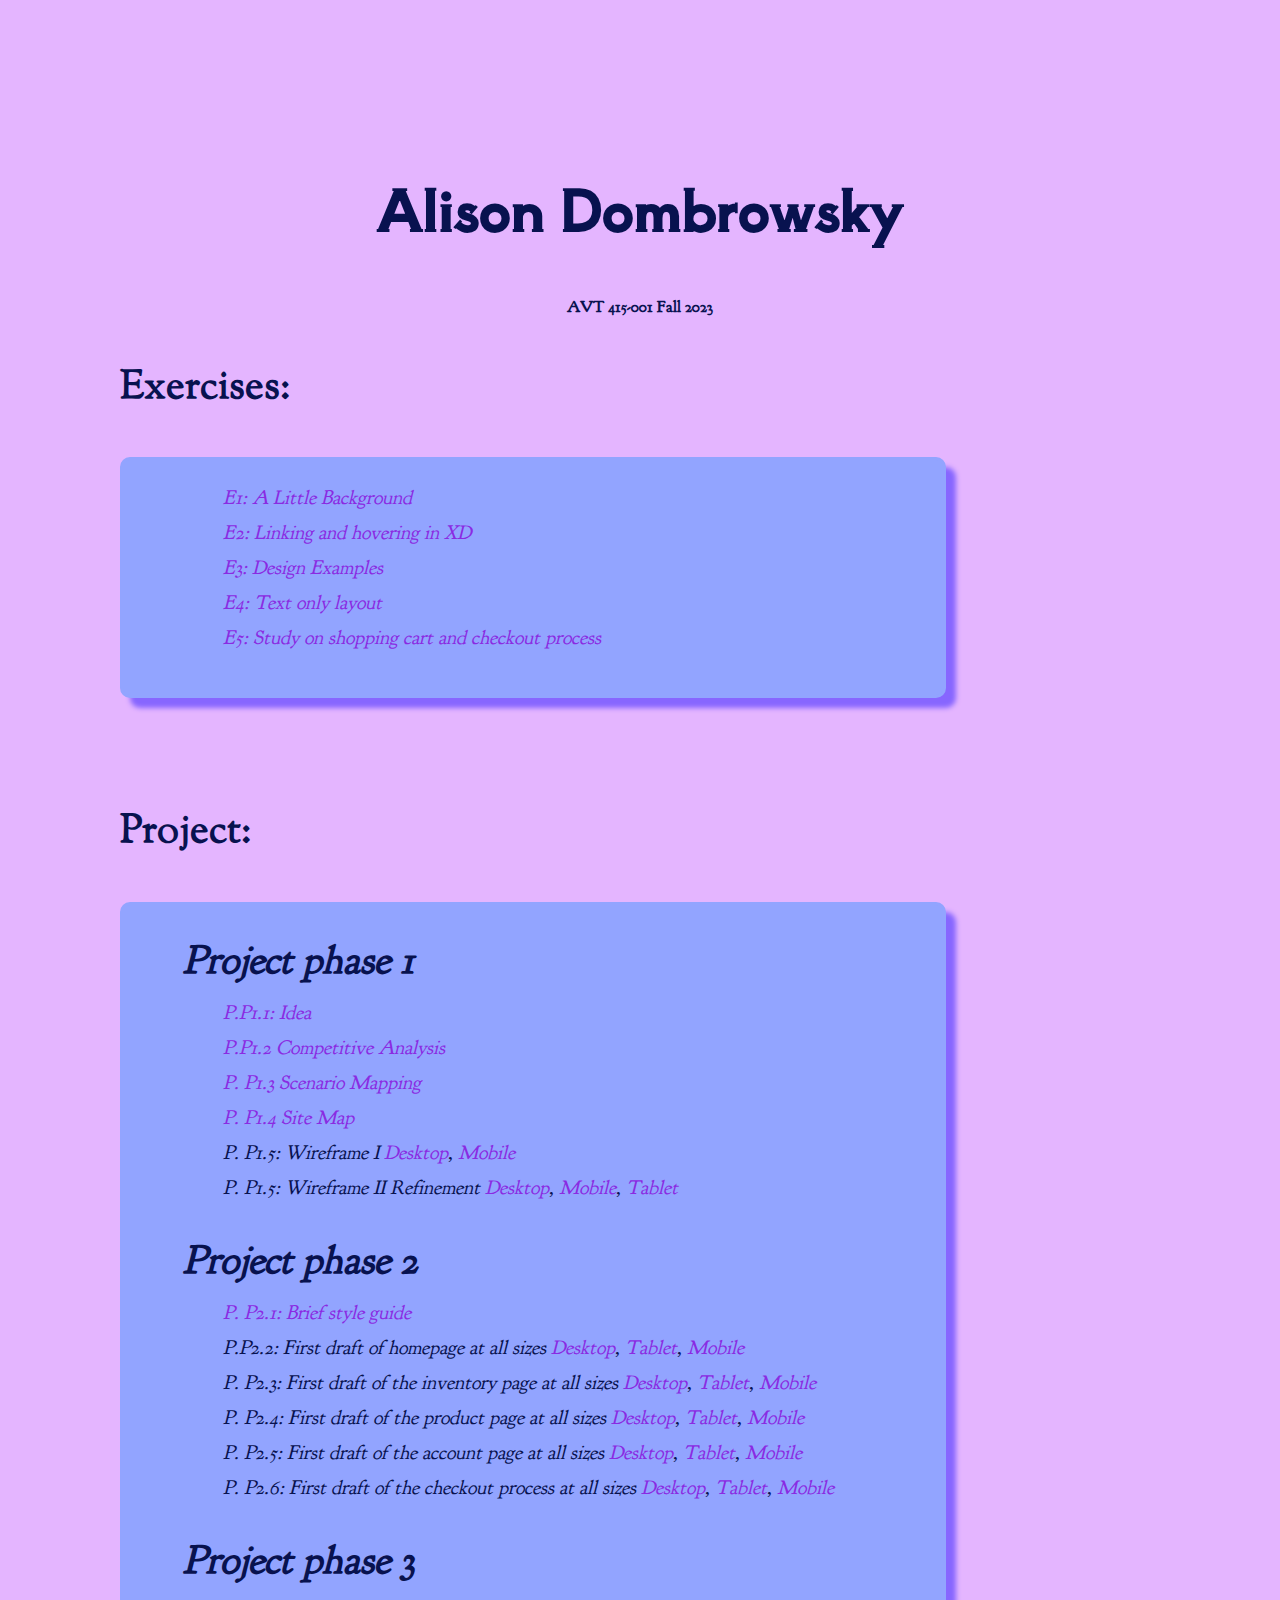
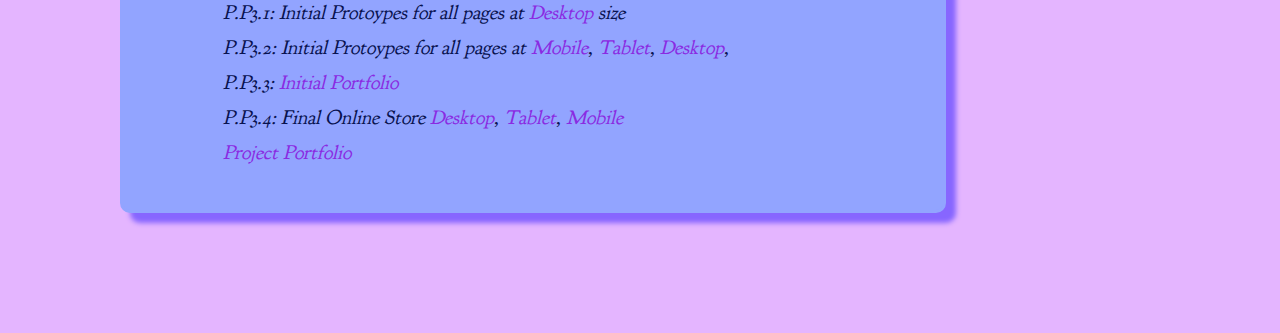
<file: index.html>
<!doctype html>
<html>
<head>
<meta charset="UTF-8">
<title>Course work of Alison Dombrowsky</title>
<link rel="preconnect" href="https://fonts.googleapis.com">
<link rel="preconnect" href="https://fonts.gstatic.com" crossorigin>
<link href="https://fonts.googleapis.com/css2?family=Aoboshi+One&family=Goudy+Bookletter+1911&family=Judson:ital,wght@0,400;0,700;1,400&family=Milonga&family=Sorts+Mill+Goudy:ital@0;1&family=Vast+Shadow&display=swap" rel="stylesheet">
<meta name="viewport" content="width= 1440px, initial-scale=1.0">
<link rel="stylesheet" href="css/main.css">
</head>

<body>
	<h1>Alison Dombrowsky</h1>
	<h4>AVT 415-001 Fall 2023</h4>
			<h2>Exercises:</h2>
	<div class="exercises">
			<dl>
			<dd><a href="https://xd.adobe.com/view/4f1842c8-83c7-450e-8815-a45b0a044d16-1a4b/">E1: A Little Background</a></dd>
			<dd><a href="https://xd.adobe.com/view/60f7b081-6792-40b4-a9ae-be8353c06499-35a4/">E2: Linking and hovering in XD</a></dd>
			<dd><a href="https://xd.adobe.com/view/2038e3ec-cbef-444d-a22d-5dc1292f74f8-756b/">E3: Design Examples</a></dd>
			<dd><a href="exercise.html">E4: Text only layout</a></dd>
			<dd><a href="https://xd.adobe.com/view/e5b1b6ee-82d3-4dc9-8f94-352c58099d24-b0e2/">E5: Study on shopping cart and checkout process</a></dd>
			</dl>
	</div>

			<h2>Project:</h2>
	<div class="projects">
			<dl>
			<dt>Project phase 1</dt>
				<dd><a href="p.1.1.html">P.P1.1: Idea</a></dd>
				<dd><a href="https://xd.adobe.com/view/63c2860b-e325-40f2-89e8-0146c2e2c543-3691/">P.P1.2 Competitive Analysis</a></dd>
				<dd><a href="P. P1.3.html">P. P1.3 Scenario Mapping</a></dd>
				<dd><a href="https://xd.adobe.com/view/0d916609-33f0-40bb-8e97-6a6d6e3a3a42-58c2/">P. P1.4 Site Map</a></dd>
				<dd>P. P1.5: Wireframe I <a href="https://xd.adobe.com/view/e9729e01-f4cf-4e5a-a0c6-0fcb1dbebd9b-bc21/">Desktop</a>, <a href="https://xd.adobe.com/view/dfeb5b05-81e6-4d52-beb5-ac02fa5824db-8ab8/"> Mobile</a> </dd></dd>
				<dd>P. P1.5: Wireframe II Refinement <a href="https://xd.adobe.com/embed/0a9a6e4f-2e87-4042-932e-909c749022e7-5fc9/">Desktop</a>, <a href="https://xd.adobe.com/view/7b0bd8d0-ffbf-47d8-8b02-b9727f0dca3c-2e58/"> Mobile</a>, <a href="https://xd.adobe.com/view/9a0eceb8-db8c-491d-b379-f27977cbefe7-cf5d/"> Tablet</a> </dd></dd>
			</dl>
			<dl>
				<dt>Project phase 2</dt>
			<dd><a href="https://xd.adobe.com/view/5e048e43-a0d1-4615-81aa-bb3c42e3c17c-0b57/">P. P2.1: Brief style guide</a>
			</dd>
			<dd>P.P2.2: First draft of homepage at all sizes <a href="https://xd.adobe.com/view/65924643-06d6-4062-ad03-a2091ae9d174-30c1/">Desktop</a>, <a href="https://xd.adobe.com/view/52a0c491-0aa1-4263-93a7-30e0b15b45b0-07f3/"> Tablet</a>, <a href="https://xd.adobe.com/view/cc25adee-e83d-4a1d-8803-b243676ddf7f-9976/"> Mobile</a> </dd>
			<dd>P. P2.3: First draft of the inventory page at all sizes <a href="https://xd.adobe.com/view/3500c59a-2541-4224-85c5-1329a509bed8-6053/">Desktop</a>, <a href="https://xd.adobe.com/view/81444b0b-6869-4f48-b2b8-b68923b6d5f1-d417/"> Tablet</a>, <a href="https://xd.adobe.com/view/5f1eb9e7-c1ff-4add-88ad-7e85d5a5820e-0a4d/"> Mobile</a> </dd>
			<dd>P. P2.4: First draft of the product page at all sizes <a href="https://xd.adobe.com/view/62cc1ff5-fe1f-405d-b6ec-73fa07d2a054-379f/">Desktop</a>, <a href="https://xd.adobe.com/view/dfe0a7ad-d0d3-4f76-baf0-feaeee26a854-8ab3/"> Tablet</a>, <a href="https://xd.adobe.com/view/d22bae39-ddde-477a-8504-762d02100bf9-8778/"> Mobile</a> </dd>
			<dd>P. P2.5: First draft of the account page at all sizes <a href="https://xd.adobe.com/view/84e8663c-be5c-46df-b959-82debffebf94-d1bb/">Desktop</a>, <a href="https://xd.adobe.com/view/5f4b2d0b-476a-49c2-b954-eecefda065d3-0a18/">Tablet</a>, <a href="https://xd.adobe.com/view/76877781-9e46-410c-9373-9afa274c0dbb-23d4/">Mobile</a> </dd>
			<dd>P. P2.6: First draft of the checkout process at all sizes <a href="https://xd.adobe.com/view/f92a2bf3-b695-4f5b-bd9e-1eb38806f12c-ac79/">Desktop</a>, <a href="https://xd.adobe.com/view/039b575f-0b46-41d7-a586-43fb4d1cae99-56c8/">Tablet</a>, <a href="https://xd.adobe.com/view/155c2d8f-ed80-4f9a-b542-3c04bde2a178-400f/">Mobile</a> </dd>
		</dl>
			<dl>
				<dt>Project phase 3</dt>
			<dd>P.P3.1: Initial Protoypes for all pages at <a href="https://xd.adobe.com/view/52f450bf-230f-4dd0-83ff-c6dad0657a29-07a7/">Desktop </a>size </dd>
			<dd>P.P3.2: Initial Protoypes for all pages at <a href="https://xd.adobe.com/view/17464366-bc18-4016-9f81-1a3976c4cab6-4215/">Mobile</a>, <a href="https://xd.adobe.com/view/43e1b8fb-31a6-4aef-b442-9478043dc3d6-16b2/">Tablet</a>, <a href="https://xd.adobe.com/view/e8db4d2b-40e4-4fa7-bd9f-92662e05943b-bd88/">Desktop</a>,</dd>
			<dd>P.P3.3: <a href="https://xd.adobe.com/view/9c262b7a-3297-4ea8-9d05-a23a71f1c6d6-c975/">Initial Portfolio</a></dd>
			<dd>P.P3.4: Final Online Store <a href="https://xd.adobe.com/view/638be2c2-cfe9-4af9-bdc2-ffb039a0e527-36d8/">Desktop</a>, <a href="https://xd.adobe.com/view/9d27c7dc-16ef-46f1-9fa8-d400f81bab8b-c874/"> Tablet</a>, <a href="https://xd.adobe.com/view/f1f98aa1-64d2-419a-8afe-ba4c6b4eaff5-a4aa/"> Mobile</a></dd>
			<dd><a href="https://xd.adobe.com/view/17e4f26f-c065-4042-81a4-0368bd020ae5-42b7/">Project Portfolio</a></dd>
	</div>
</body>
</html>
</file>
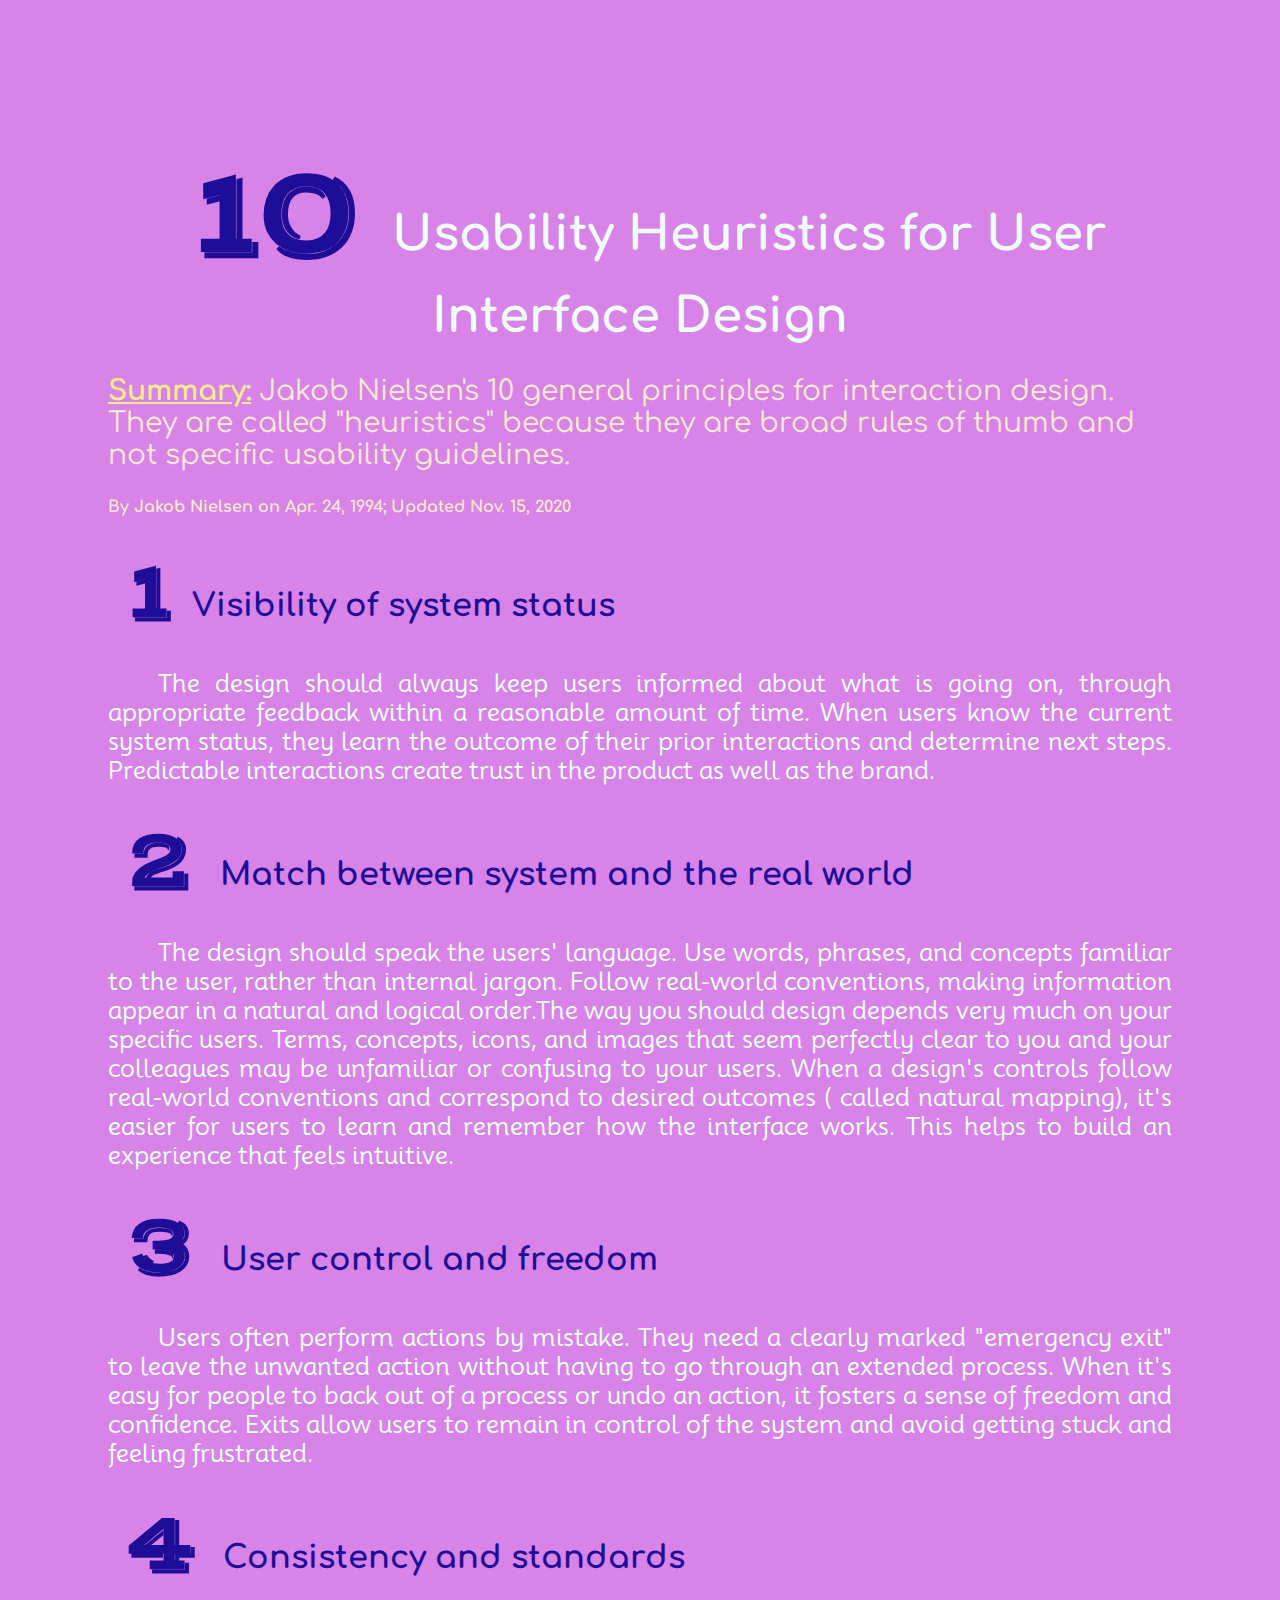
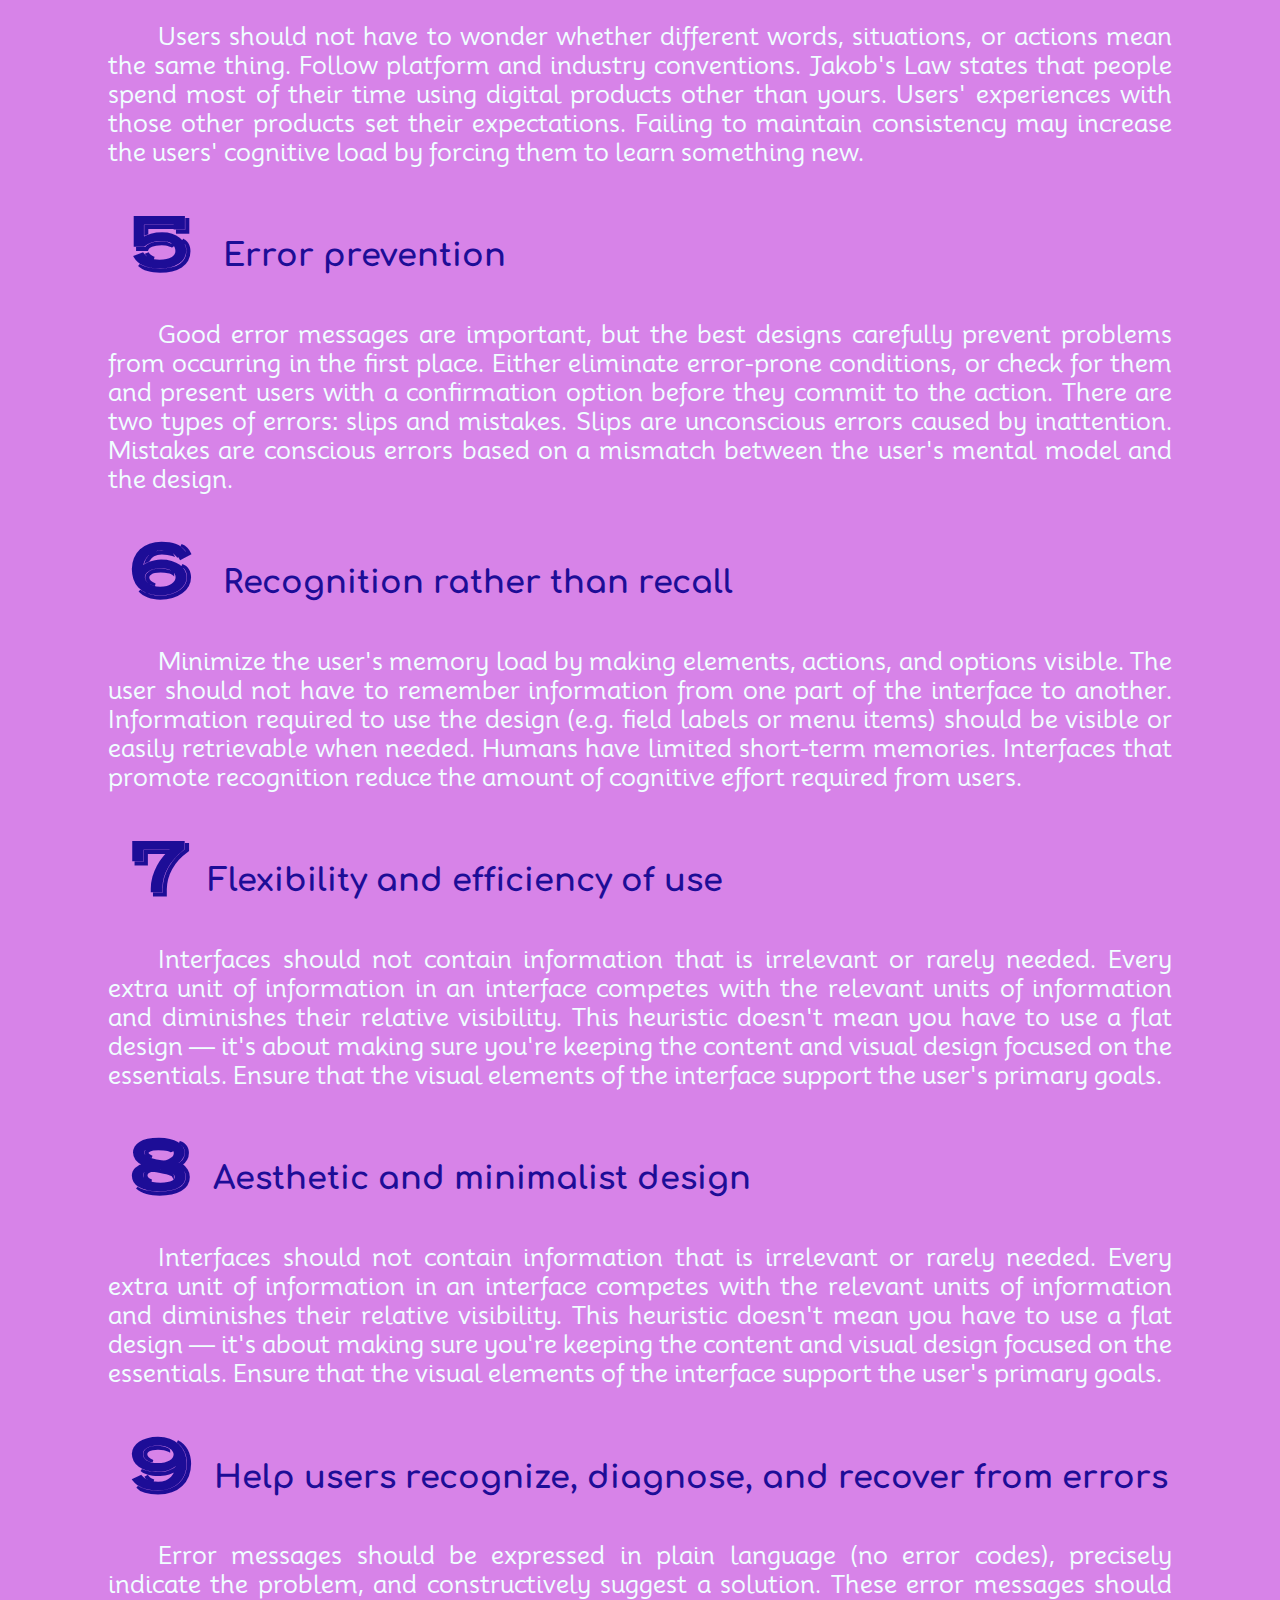
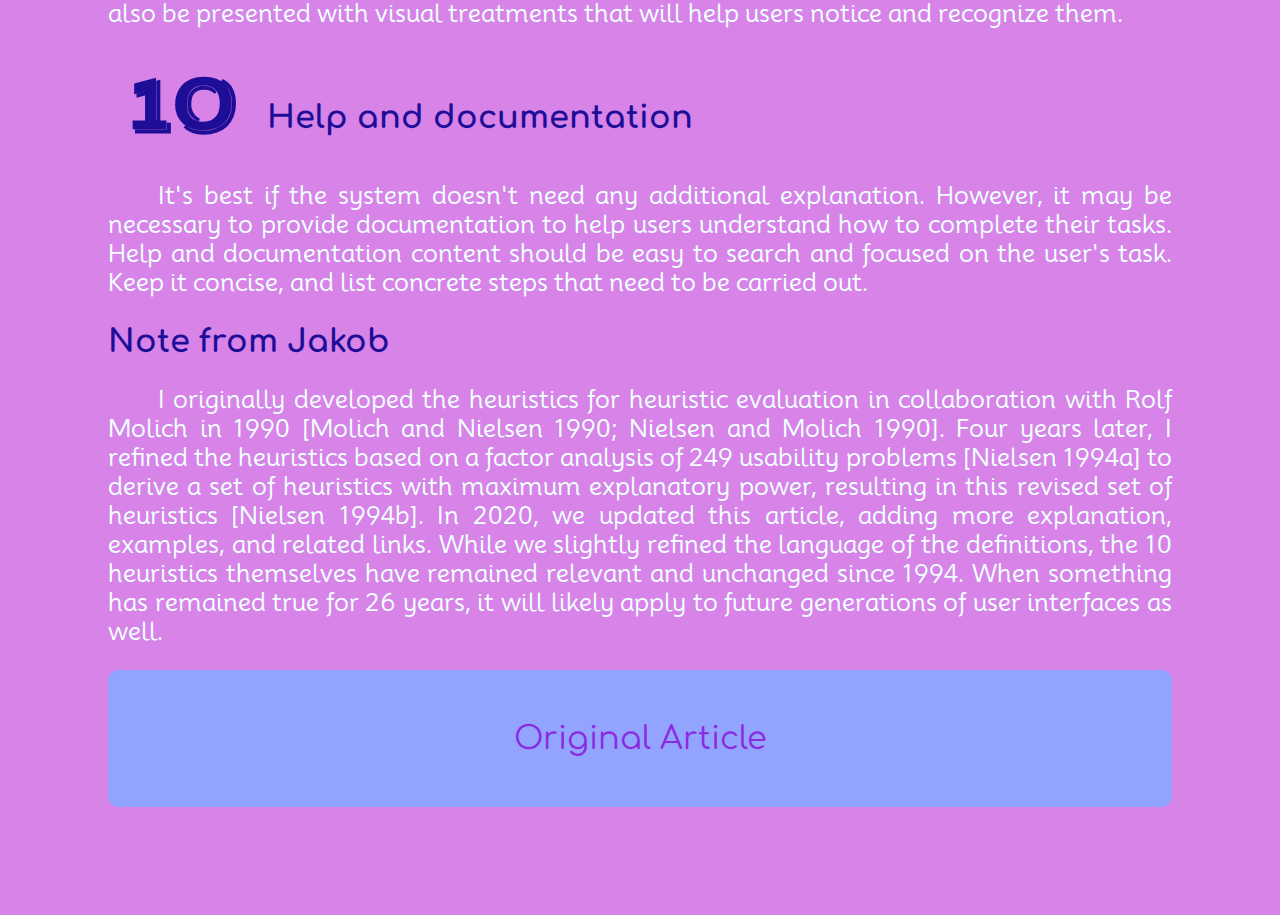
<file: exercise.html>
<!doctype html>
<html>
<head>
<meta charset="UTF-8">
<title>10 Usability Heuristic for User Interface Design</title>
<meta name="viewport" content="width= 1440px, initial-scale=1.0">
<link rel="preconnect" href="https://fonts.googleapis.com"> 
<link rel="preconnect" href="https://fonts.gstatic.com" crossorigin> 
<link href="https://fonts.googleapis.com/css2?family=Comfortaa:wght@300;700&display=swap" rel="stylesheet">
<link rel="preconnect" href="https://fonts.googleapis.com"> 
<link rel="preconnect" href="https://fonts.gstatic.com" crossorigin> 
<link rel="preconnect" href="https://fonts.googleapis.com"> 
<link rel="preconnect" href="https://fonts.gstatic.com" crossorigin> 
<link href="https://fonts.googleapis.com/css2?family=Vast+Shadow&display=swap" rel="stylesheet">
<link href="https://fonts.googleapis.com/css2?family=Mooli&display=swap" rel="stylesheet">
<link rel="stylesheet" href="css/heuristics.css">
</head>

<body>
    <h1 class ="title"><span class="number">10</span> Usability Heuristics for User Interface Design</h1>
    <section><span class ="summary">Summary:</span> Jakob Nielsen's 10 general principles for interaction design. 
        They are called "heuristics" because they are broad rules of thumb and not 
        specific usability guidelines.</section>
    <h5 class="author">By  Jakob Nielsen  on Apr. 24, 1994; Updated Nov. 15, 2020</h5>

    <h2 class = "heading"><span class="number">1</span>Visibility of system status</h2>
    <p class="definitions">The design should always keep users informed about what is going on, through appropriate
        feedback within a reasonable amount of time.
        When users know the current system status, they learn the outcome of their 
        prior interactions and determine next steps. Predictable interactions create 
        trust in the product as well as the brand.</p>

    <h2 class = "heading"><span class="number">2</span> Match between system and the real world</h2>
    <p class="definitions">The design should speak the users' language. Use words, phrases, 
        and concepts familiar to the user, rather than internal jargon. 
        Follow real-world conventions, making information appear in a 
        natural and logical order.The way you should design depends very 
        much on your specific users. Terms, concepts, icons, and images 
        that seem perfectly clear to you and your colleagues may be 
        unfamiliar or confusing to your users. When a design's controls 
        follow real-world conventions and correspond to desired outcomes (
        called natural mapping), it's easier for users to learn 
        and remember how the interface works. This helps to build 
        an experience that feels intuitive.</p>

    <h2 class = "heading"><span class="number">3</span> User control and freedom</h2>
    <p class="definitions">Users often perform actions by mistake. 
    They need a clearly marked "emergency exit" to 
    leave the unwanted action without having to go through an 
    extended process. When it's easy for people to back out 
    of a process or undo an action, it fosters a sense of freedom and confidence. 
    Exits allow users to remain in control of the system and avoid getting stuck 
    and feeling frustrated.</p>

    <h2 class = "heading"><span class="number">4</span> Consistency and standards</h2>
    <p class="definitions">Users should not have to wonder whether different words, situations, 
    or actions mean the same thing. Follow platform and industry conventions.
    Jakob's Law states that people spend most of their time using digital 
    products other than yours. Users' experiences with those other products set their 
    expectations. Failing to maintain consistency may increase the users' cognitive
    load by forcing them to learn something new.</p>
    
    <h2 class = "heading"><span class="number">5</span> Error prevention</h2>
    <p class="definitions">Good error messages are important, but the best designs carefully prevent 
    problems from occurring in the first place. Either eliminate error-prone conditions, 
    or check for them and present users with a confirmation option before they commit 
    to the action. There are two types of errors: slips and mistakes. Slips are 
    unconscious errors caused by inattention. Mistakes are conscious errors based 
    on a mismatch between the user's mental model and the design.</p>

    <h2 class = "heading"><span class="number">6</span> Recognition rather than recall</h2>
    <p class="definitions">Minimize the user's memory load by making elements, actions, 
    and options visible. The user should not have to remember information 
    from one part of the interface to another. Information required to use the design 
    (e.g. field labels or menu items) should be visible or easily retrievable when needed.
    Humans have limited short-term memories. Interfaces that promote recognition 
    reduce the amount of cognitive effort required from users.</p>

    <h2 class = "heading"><span class="number">7</span>Flexibility and efficiency of use</h2>
    <p class="definitions">Interfaces should not contain information that is irrelevant or rarely needed. 
    Every extra unit of information in an interface competes with the relevant units of 
    information and diminishes their relative visibility. This heuristic doesn't mean you 
    have to use a flat design — it's about making sure you're keeping the content 
    and visual design focused on the essentials. Ensure that the visual elements 
    of the interface support the user's primary goals.</p>

    <h2 class = "heading"><span class="number">8</span>Aesthetic and minimalist design</h2>
    <p class="definitions">Interfaces should not contain information that is irrelevant or rarely needed. 
    Every extra unit of information in an interface competes with the relevant units
     of information and diminishes their relative visibility. This heuristic doesn't 
     mean you have to use a flat design — it's about making sure you're keeping the content 
     and visual design focused on the essentials. Ensure that the visual elements of the 
     interface support the user's primary goals.</p>
    
    <h2 class = "heading"><span class="number">9</span>Help users recognize, diagnose, and recover from errors</h2>
    <p class="definitions">Error messages should be expressed in plain language (no error codes), 
    precisely indicate the problem, and constructively suggest a solution.
    These error messages should also be presented with visual treatments 
    that will help users notice and recognize them.</p>

    <h2 class = "heading"><span class="number">10</span> Help and documentation</h2>
    <p class="definitions">It's best if the system doesn't need any additional explanation. 
    However, it may be necessary to provide documentation to help users 
    understand how to complete their tasks. Help and documentation content 
    should be easy to search and focused on the user's task. Keep it concise, 
    and list concrete steps that need to be carried out.</p>
    
    <h2 class = "heading">Note from Jakob</h2>
    <p class="definitions">I originally developed the heuristics for heuristic evaluation in collaboration 
        with Rolf Molich in 1990 [Molich and Nielsen 1990; Nielsen and Molich 1990]. 
        Four years later, I refined the heuristics based on a factor analysis of 249 
        usability problems [Nielsen 1994a] to derive a set of heuristics with maximum 
        explanatory power, resulting in this revised set of heuristics [Nielsen 1994b]. 
        In 2020, we updated this article, adding more explanation, examples, and related links. 
        While we slightly refined the language of the definitions, the 10 heuristics themselves 
        have remained relevant and unchanged since 1994. When something has remained true for 
        26 years, it will likely apply to future generations of user interfaces as well.</p>

</body>

<footer>
<a href = "https://www.nngroup.com/articles/ten-usability-heuristics/">Original Article</a>
  </footer>
</file>
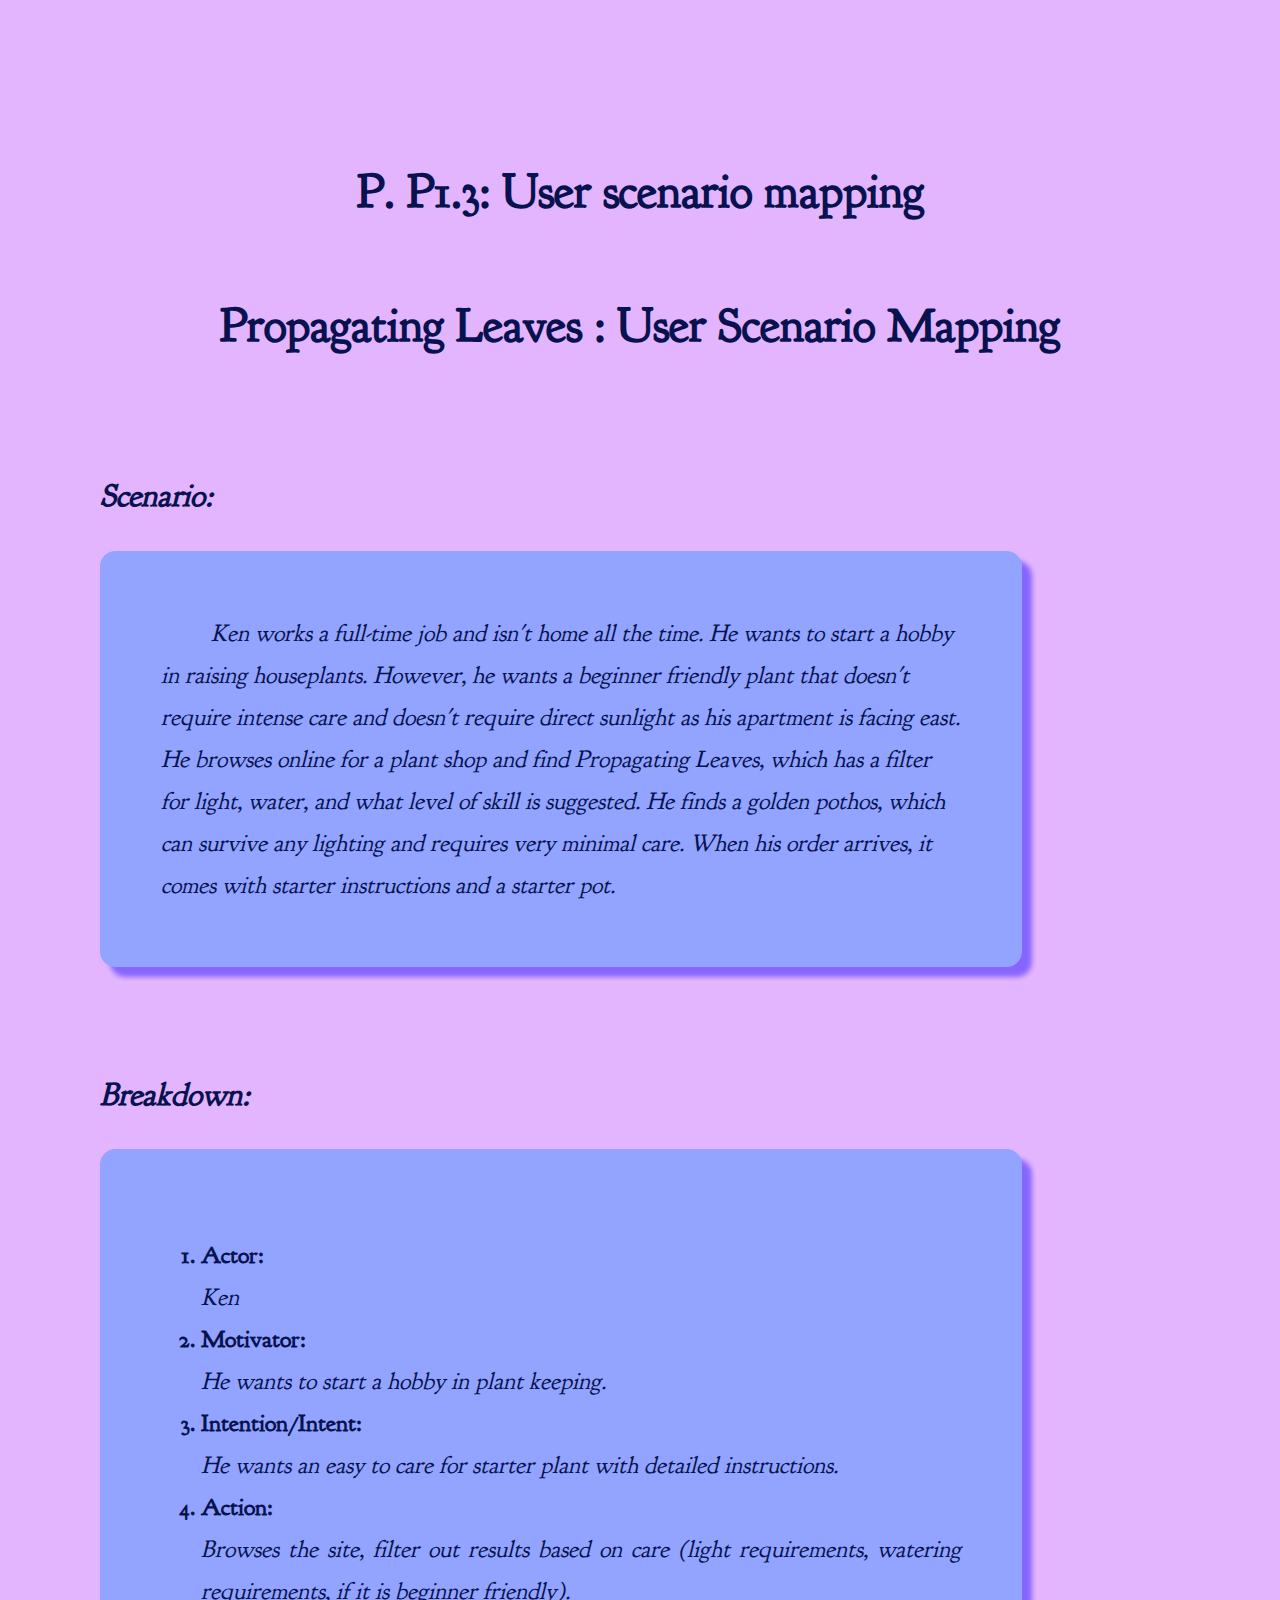
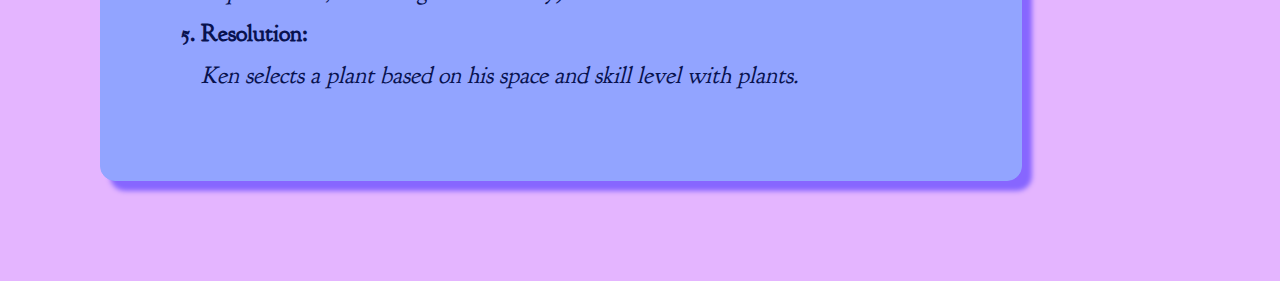
<file: P. P1.3.html>
<!doctype html>
<html>
<head>
<meta charset="UTF-8">
<title>Project 1.3 Scenario Mapping</title>
<link rel="preconnect" href="https://fonts.googleapis.com">
<link rel="preconnect" href="https://fonts.gstatic.com" crossorigin>
<link href="https://fonts.googleapis.com/css2?family=Aoboshi+One&family=Goudy+Bookletter+1911&family=Judson:ital,wght@0,400;0,700;1,400&family=Milonga&family=Sorts+Mill+Goudy:ital@0;1&family=Vast+Shadow&display=swap" rel="stylesheet">
<meta name="viewport" content="width= 1440px, initial-scale=1.0">
<link rel="stylesheet" href="css/project.css">
</head>

<body>
<h1>P. P1.3: User scenario mapping</h1>
<h1>Propagating Leaves : User Scenario Mapping</h1>
<h2>Scenario:</h2>
<section>Ken works a full-time job and isn't home all the time. 
    He wants to start a hobby in raising houseplants. However, he wants a beginner 
    friendly plant that doesn't require intense care and doesn't require direct sunlight 
    as his apartment is facing east. He browses online for a plant shop and find Propagating 
    Leaves, which has a filter for light, water, and what level of skill is suggested. He 
    finds a golden pothos, which can survive any lighting and requires very minimal care. 
    When his order arrives, it comes with starter instructions and a starter pot.</section>
    <h2>Breakdown:</h2>

<div class="list">
    <ol>
        <li>Actor:</li>
<p2>Ken</p2>
        <li>Motivator:</li>
<p2>He wants to start a hobby in plant keeping.</p2>
        <li>Intention/Intent:</li>
<p2>He wants an easy to care for starter plant with detailed instructions.</p2>
        <li>Action:</li>
<p2>Browses the site, filter out results based on care (light requirements, 
        watering requirements, if it is beginner friendly).</p2>
        <li>Resolution:</li>
<p2>Ken selects a plant based on his space and skill level with plants.</p2>
    </ol>
</div>
</body>
</file>
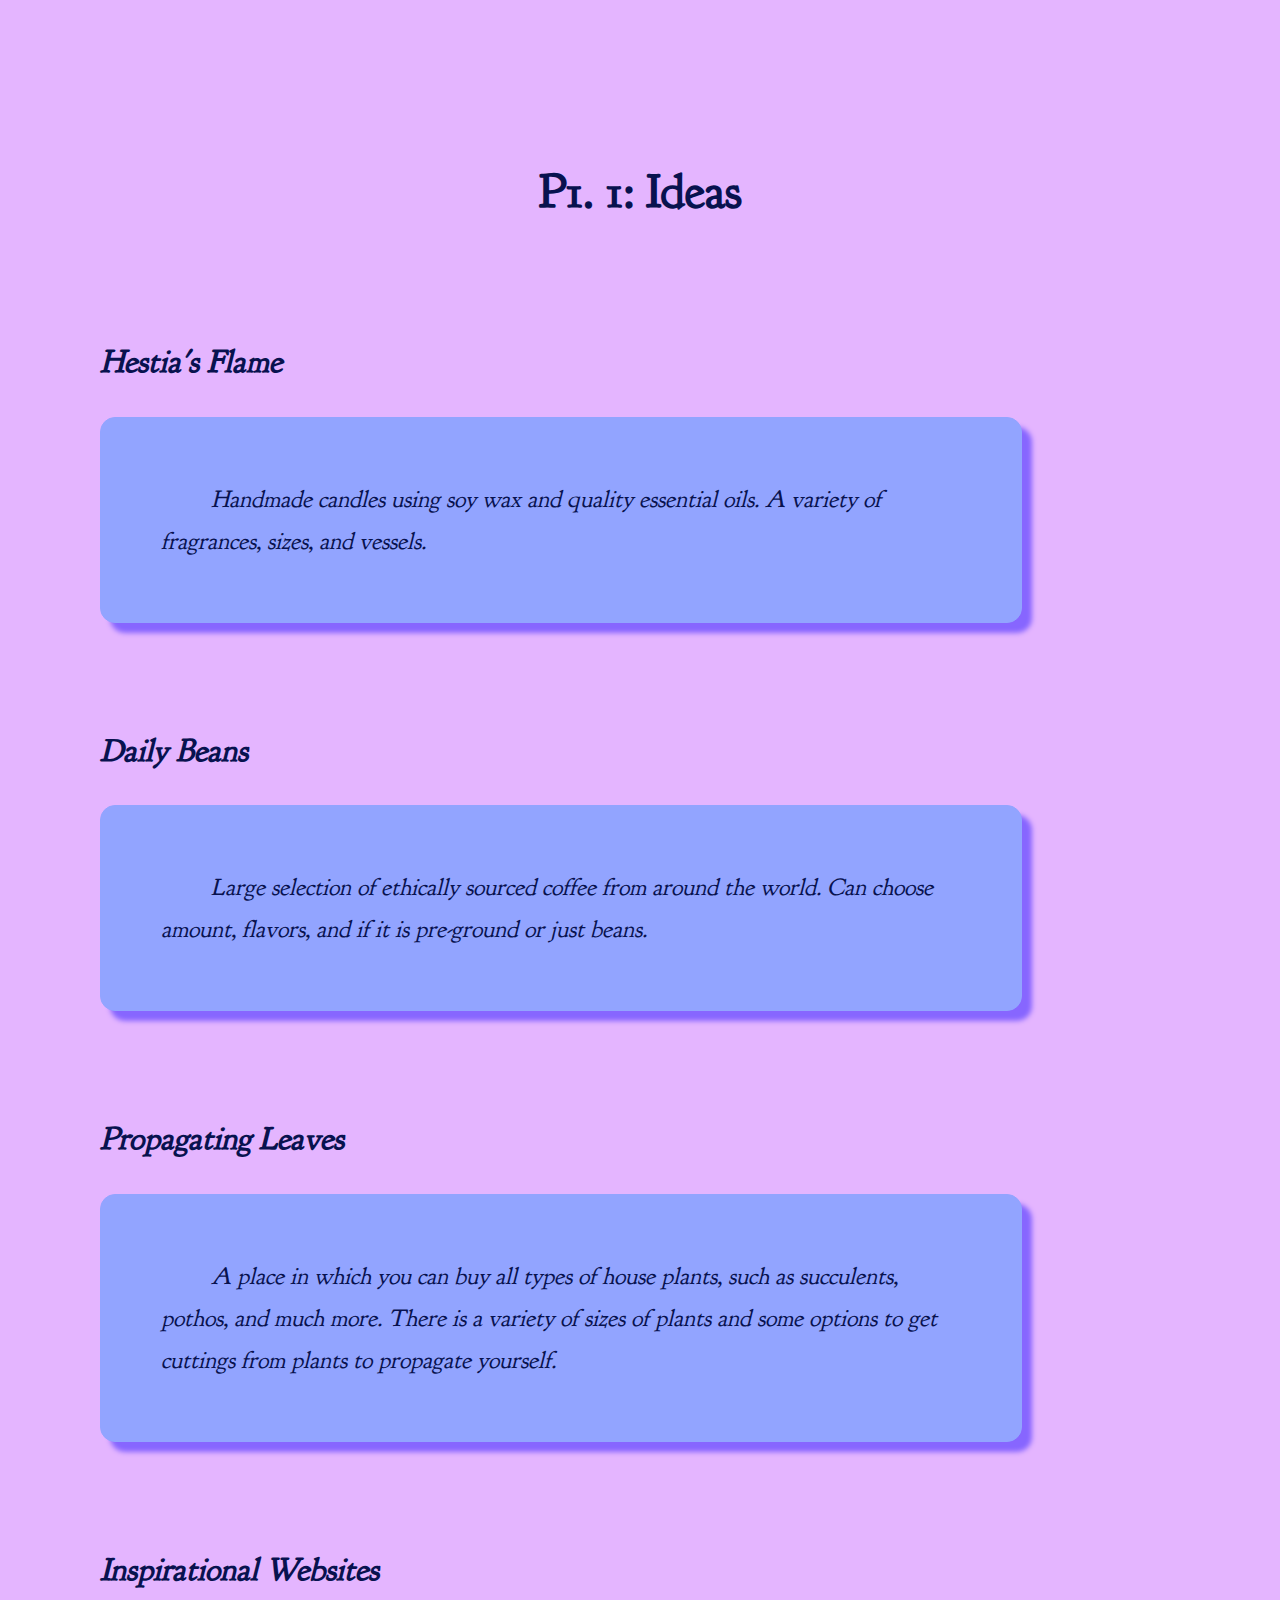
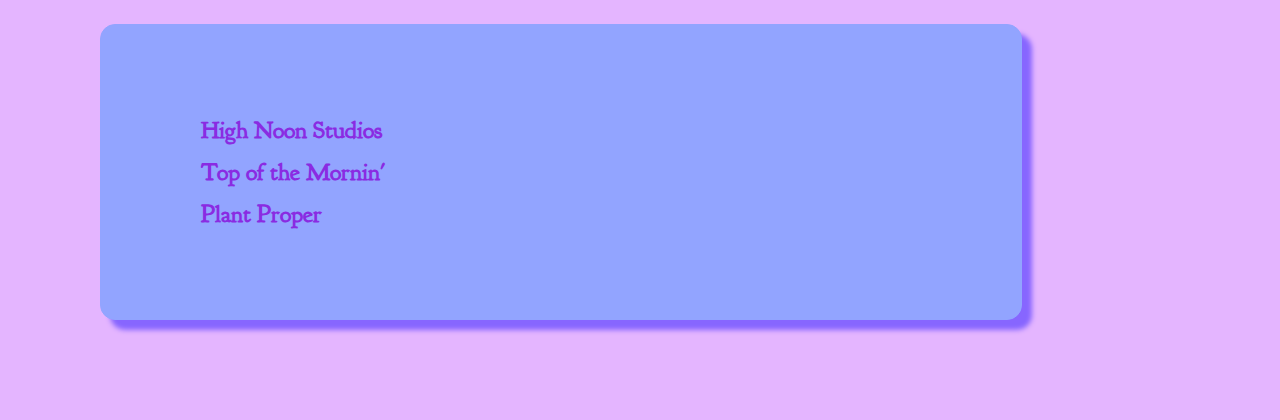
<file: p.1.1.html>
<!doctype html>
<html>
<head>
<meta charset="UTF-8">
<title>Project 1.1 Ideas</title>
<link rel="preconnect" href="https://fonts.googleapis.com">
<link rel="preconnect" href="https://fonts.gstatic.com" crossorigin>
<link href="https://fonts.googleapis.com/css2?family=Aoboshi+One&family=Goudy+Bookletter+1911&family=Judson:ital,wght@0,400;0,700;1,400&family=Milonga&family=Sorts+Mill+Goudy:ital@0;1&family=Vast+Shadow&display=swap" rel="stylesheet">
<meta name="viewport" content="width= 1440px, initial-scale=1.0">
<link rel="stylesheet" href="css/project.css">
</head>

<body>
<h1>P1. 1: Ideas</h1>

<h2>Hestia's Flame</h2>
<section>Handmade candles using soy wax and quality essential
 oils. A variety of fragrances, sizes, and vessels. </section>

<h2>Daily Beans</h2>
<section>Large selection of ethically sourced coffee from around 
the world. Can choose amount, flavors, and if it is pre-ground or just beans.</section>

<h2>Propagating Leaves</h2>
<section>A place in which you can buy all types of house plants, such as succulents, 
pothos, and much more. There is a variety of sizes of plants and some options 
to get cuttings from plants to propagate yourself.</section>

<h2>Inspirational Websites</h2>
<div class="list">
<dl>
    <dd><a href="https://highnoonstudiosart.com">High Noon Studios</a></dd>
    <dd><a href="https://topofthemornincoffee.com">Top of the Mornin'</a></dd>
    <dd><a href="https://plantproper.com">Plant Proper</a></dd>
</dl>
</div>
</body>
</html>
</file>
<file: css/main.css>
@charset "UTF-8";

font{font-family: 'Aoboshi One', serif;
  font-family: 'Goudy Bookletter 1911', serif;
  font-family: 'Judson', serif;
  font-family: 'Milonga', cursive;
  font-family: 'Sorts Mill Goudy', serif;
  font-family: 'Vast Shadow', serif;}

html {font-size: 100%;}

body {
  background-color: rgb(228, 181, 255);
  color: #08124f;
  line-height: 1.75;
  font-family: 'Goudy Bookletter 1911', serif;
  margin: auto;
  padding: 120px;
}


h1 {

  font-size: 3.5em;
  text-align: center;
  font-family: 'Aoboshi One', serif;
}

h2 {font-size: 2.5em;
  font-weight: bold;
  text-align: left;
  font-family: 'Sorts Mill Goudy', serif;

}

h4{text-align: center;}


dt {
	font-size: 2em;
	font-weight: bold;
}

.projects{ font-size: 1.25em;
font-style: italic;
text-align: left;
border: solid rgb(146, 164, 255);
background-color: rgb(146, 164, 255);
box-shadow: 10px 10px 5px rgb(135, 102, 255);
border-radius: 10px;
padding-left: 60px;
padding-right: 60px;
padding-bottom: 20px;
max-width: 700px;
}

.exercises{
  font-style: italic;
  border: solid rgb(146, 164, 255);
  background-color: rgb(146, 164, 255);
  box-shadow: 10px 10px 5px rgb(135, 102, 255);
  border-radius: 10px;
  text-align: left;
  padding-left: 60px;
  padding-right: 60px;
  padding-bottom: 20px;
  margin-bottom: 100px;
  max-width: 700px;
  font-size: 1.25em;
  }

a:link {
    color: blueviolet;
    text-decoration: wavy;
  }
a:active, a:visited{color: blueviolet;
  text-decoration: underline;
}
  
a:hover {
    color: rgb(14, 7, 81);
  }
</file>
<file: css/heuristics.css>
font{font-family: 'Vast Shadow', serif; 
    font-family: 'Comfortaa', cursive; 
    font-family: 'Mooli', sans-serif;}

body{font-family: 'Comfortaa', cursive;
    padding: 100px;
    background-color: rgb(215, 131, 232);
    color: azure;
}

.title{font-size: 3em; 
    font-weight: 700;
text-align: center;}

.heading{font-size: 2em;
font-weight: 700;
color:rgb(29, 13, 151);
text-align: left;}

.definitions{font-family: 'Mooli', sans-serif;
    text-indent: 50px;
    text-align: justify;
    font-size: 1.5em;
    font-weight: 400px;}

.number{font-family: 'Vast Shadow', serif;
color:rgb(29, 13, 151);
padding: 20px;
text-align: left;
font-size: 2.5em;
}

.summary{color: rgb(255, 236, 141); 
    font-weight: 700; 
    text-decoration: underline;}

.author{color: blanchedalmond;
font-size: 1em;
}

section{font-size: 1.75em; 
    text-align: left;
    color: blanchedalmond;}

footer{font-size: 1em;
    border: 1px solid rgb(146, 164, 255);
    background-color: rgb(146, 164, 255);
    padding: 50px; 
    max-width: 100%;
    text-align: center;
    font-size: 2em;
    border-radius: 10px;
    margin: auto;}

a:link {
        color: blueviolet;
        text-decoration: wavy;
      }

a:active, a:visited{color: blueviolet;
      text-decoration: underline;
    }
      
a:hover {
        color: rgb(14, 7, 81);
      }
</file>
<file: css/project.css>
@charset "UTF-8";
/* CSS Document */

html {font-size: 100%;} /*16px*/

font{font-family: 'Aoboshi One', serif;
font-family: 'Goudy Bookletter 1911', serif;
font-family: 'Judson', serif;
font-family: 'Milonga', cursive;
font-family: 'Sorts Mill Goudy', serif;
font-family: 'Vast Shadow', serif;}

body {
  background-color: rgb(228, 181, 255);
  color: #08124f;
  margin: 0;
  padding: 100px;
  line-height: 1.75;
  font-family: 'Goudy Bookletter 1911', serif;}


h1{font-weight: bolder; 
    font-size: 3em;
    margin-top: 50px;
  text-align: center;}

h2{font-weight: bold; 
    text-align: left;
    font-style: italic;
font-size: 2em;
margin-top: 100px;}

section{font-style: italic; 
    font-size: 1.5em;
    text-align: left;
    text-indent: 50px;
    padding: 60px;
    border: 1px solid rgb(146, 164, 255);
    max-width: 800px;
    background-color: rgb(146, 164, 255);
    box-shadow: 10px 10px 5px rgb(135, 102, 255);
    border-radius: 15px;}


    a:link {
      color: blueviolet;
      text-decoration: wavy;
    }
  a:active, a:visited{color: blueviolet;
    text-decoration: underline;
  }
    
  a:hover {
      color: rgb(14, 7, 81);
    }

.list{font-size: 1.5em; 
font-weight: bold;
font-style: normal;
text-align: justify;
padding: 60px;
max-width: 800px;
border: 1px solid rgb(146, 164, 255);
background-color: rgb(146, 164, 255);
box-shadow: 10px 10px 5px rgb(135, 102, 255);
border-radius: 15px; 
}

p2{font-weight: lighter;
font-style: italic;
text-align: center;}
</file>
